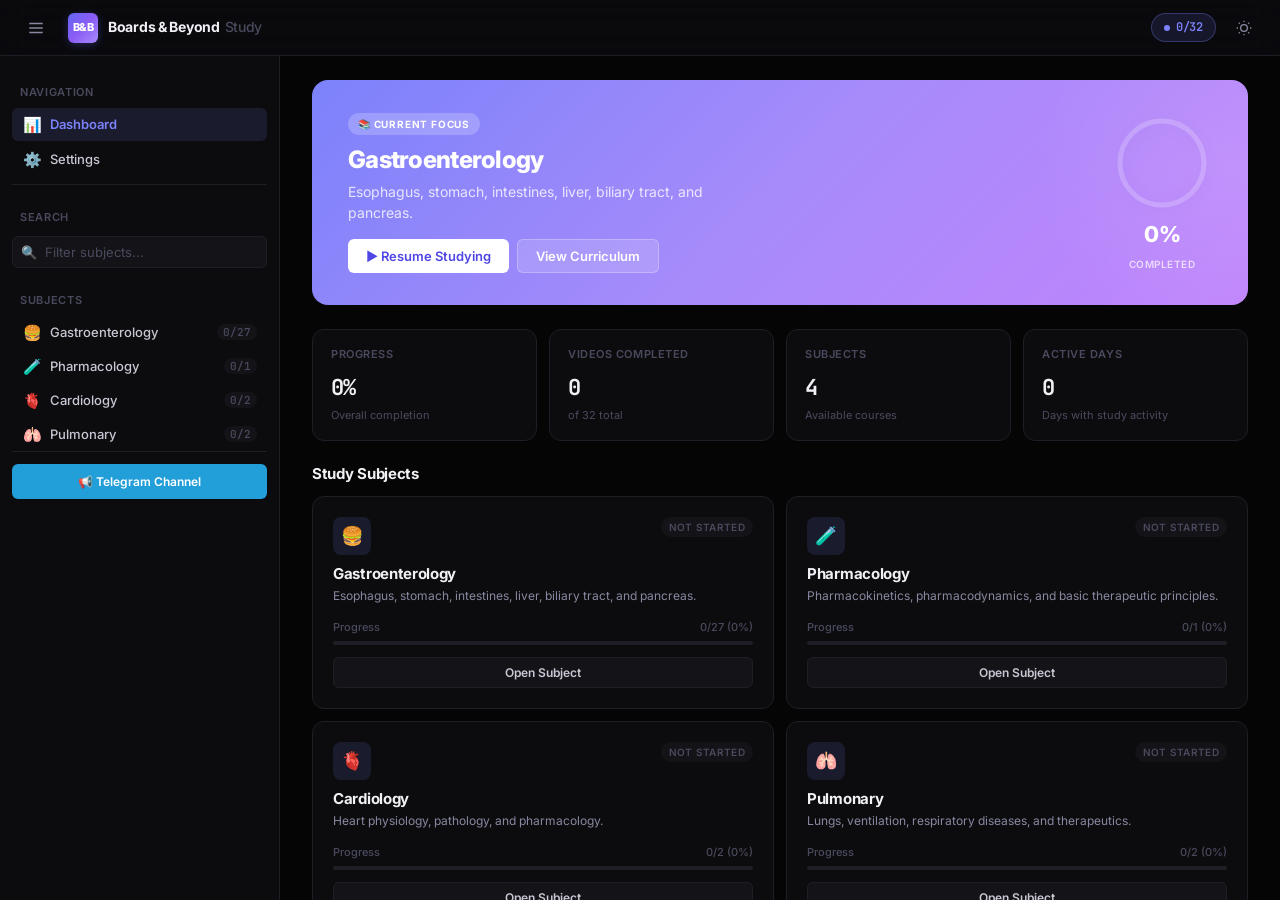
<file: index.html>
<!DOCTYPE html>
<html lang="en" data-theme="dark">
<head>
    <meta charset="UTF-8">
    <meta name="viewport" content="width=device-width, initial-scale=1.0">
    <meta name="description" content="Boards & Beyond Study Companion — A premium, professional study platform for medical students preparing for USMLE board exams.">
    <title>Boards & Beyond — Study Platform</title>
    <link rel="stylesheet" href="style.css">
</head>
<body>

    <div class="app-shell">
        <!-- ========== HEADER ========== -->
        <header class="app-header">
            <div class="header-left">
                <button class="sidebar-toggle" id="sidebarToggleBtn" title="Toggle Sidebar">
                    <svg width="18" height="18" viewBox="0 0 24 24" fill="none" stroke="currentColor" stroke-width="2">
                        <line x1="3" y1="6" x2="21" y2="6"></line>
                        <line x1="3" y1="12" x2="21" y2="12"></line>
                        <line x1="3" y1="18" x2="21" y2="18"></line>
                    </svg>
                </button>
                <div class="brand" id="goHomeBtn">
                    <div class="brand-mark">B&B</div>
                    <div class="brand-name">Boards & Beyond <span>Study</span></div>
                </div>
            </div>

            <div class="header-center" id="headerBreadcrumbs" style="display: none;">
                <span class="breadcrumb-item" id="bcSubject">-</span>
                <span class="breadcrumb-sep">/</span>
                <span class="breadcrumb-item" id="bcSection">-</span>
                <span class="breadcrumb-sep">/</span>
                <span class="breadcrumb-item active" id="bcVideo">-</span>
            </div>

            <div class="header-right">
                <div class="progress-pill" title="Total Videos Completed">
                    <span class="progress-pill-dot"></span>
                    <span id="globalHeaderStat">0/0</span>
                </div>
                <button class="icon-btn theme-toggle" id="themeToggle" title="Toggle Theme">
                    <svg class="moon-icon" viewBox="0 0 24 24" fill="none" stroke="currentColor" stroke-width="2">
                        <path d="M21 12.79A9 9 0 1 1 11.21 3 7 7 0 0 0 21 12.79z"></path>
                    </svg>
                    <svg class="sun-icon" viewBox="0 0 24 24" fill="none" stroke="currentColor" stroke-width="2">
                        <circle cx="12" cy="12" r="5"></circle>
                        <line x1="12" y1="1" x2="12" y2="3"></line>
                        <line x1="12" y1="21" x2="12" y2="23"></line>
                        <line x1="4.22" y1="4.22" x2="5.64" y2="5.64"></line>
                        <line x1="18.36" y1="18.36" x2="19.78" y2="19.78"></line>
                        <line x1="1" y1="12" x2="3" y2="12"></line>
                        <line x1="21" y1="12" x2="23" y2="12"></line>
                        <line x1="4.22" y1="19.78" x2="5.64" y2="18.36"></line>
                        <line x1="18.36" y1="5.64" x2="19.78" y2="4.22"></line>
                    </svg>
                </button>
            </div>
        </header>

        <!-- ========== BODY ========== -->
        <div class="app-body">
            <!-- SIDEBAR -->
            <aside class="app-sidebar" id="appSidebar">
                <div id="sidebarDynamicContent">
                    <!-- Populated by JS -->
                </div>
            </aside>

            <!-- MAIN CONTENT -->
            <main class="app-main">

                <!-- 1. DASHBOARD VIEW -->
                <div class="view" id="dashboardView">
                    <!-- Hero Card -->
                    <div class="hero-card" id="heroCard">
                        <div class="hero-text">
                            <span class="hero-badge">📚 Current Focus</span>
                            <h2 id="heroSubjectTitle">Gastroenterology</h2>
                            <p id="heroSubjectDesc">Master gastrointestinal anatomy, physiology, and clinical pathology with structured study tracking.</p>
                            <div class="hero-actions">
                                <button class="btn-hero primary" id="heroPlayBtn">▶ Resume Studying</button>
                                <button class="btn-hero secondary" id="heroInfoBtn">View Curriculum</button>
                            </div>
                        </div>
                        <div class="hero-progress">
                            <svg width="100" height="100">
                                <circle class="progress-ring-bg" cx="50" cy="50" r="42"></circle>
                                <circle class="progress-ring-fill" id="globalProgressRing" cx="50" cy="50" r="42"></circle>
                            </svg>
                            <span class="ring-label" id="globalProgressPercent">0%</span>
                            <span class="ring-sub">Completed</span>
                        </div>
                    </div>

                    <!-- Stats Row -->
                    <div class="stats-row" id="statsRow">
                        <div class="stat-card">
                            <div class="stat-label">Progress</div>
                            <div class="stat-value" id="statProgress">0%</div>
                            <div class="stat-sub">Overall completion</div>
                        </div>
                        <div class="stat-card">
                            <div class="stat-label">Videos Completed</div>
                            <div class="stat-value" id="statCompleted">0</div>
                            <div class="stat-sub" id="statCompletedSub">of 0 total</div>
                        </div>
                        <div class="stat-card">
                            <div class="stat-label">Subjects</div>
                            <div class="stat-value" id="statSubjects">0</div>
                            <div class="stat-sub">Available courses</div>
                        </div>
                        <div class="stat-card">
                            <div class="stat-label">Active Days</div>
                            <div class="stat-value" id="statActiveDays">0</div>
                            <div class="stat-sub">Days with study activity</div>
                        </div>
                    </div>

                    <!-- Resume Section -->
                    <div class="resume-section" id="resumeSection" style="display: none;">
                        <h3 class="section-heading">Continue Studying</h3>
                        <div id="resumeCard"></div>
                    </div>

                    <!-- Subject Grid -->
                    <h3 class="section-heading">Study Subjects</h3>
                    <div class="subject-grid" id="subjectsGrid">
                        <!-- Dynamic subject cards -->
                    </div>

                    <!-- Contribution Calendar -->
                    <div class="calendar-section">
                        <h3 class="section-heading">Study Activity</h3>
                        <div class="calendar-card">
                            <div class="calendar-header">
                                <span class="cal-title">Daily videos watched — Last 365 days</span>
                                <div class="calendar-legend">
                                    <span>Less</span>
                                    <div class="legend-box l0"></div>
                                    <div class="legend-box l1"></div>
                                    <div class="legend-box l2"></div>
                                    <div class="legend-box l3"></div>
                                    <span>More</span>
                                </div>
                            </div>
                            <div class="contrib-grid" id="studyContributionGrid"></div>
                        </div>
                    </div>
                </div>

                <!-- 2. STUDY VIEW -->
                <div class="view" id="subjectView" style="display: none;">
                    <div class="study-workspace">
                        <!-- Video Player Card -->
                        <div class="player-card">
                            <div class="player-top-bar">
                                <div class="ptb-left">
                                    <span class="ptb-section-label" id="videoSectionLabel">—</span>
                                    <h3 class="ptb-video-title" id="videoTitleLabel">Select a video to begin</h3>
                                </div>
                                <span class="ptb-duration" id="videoDurationLabel">00:00</span>
                            </div>

                            <div class="player-viewport">
                                <video id="localVideoNode" controls></video>
                                <div class="file-dropzone" id="fileDropzone">
                                    <div class="dropzone-content">
                                        <span class="dz-icon">🎬</span>
                                        <h4>Video File Not Found</h4>
                                        <p>Place this video in the <code>videos/</code> folder, or click to browse.</p>
                                        <input type="file" id="localFilePicker" accept="video/*" style="display: none;">
                                        <button class="btn-browse" id="browseFilesBtn">Browse Files</button>
                                    </div>
                                </div>
                            </div>

                            <div class="file-status" id="fileStatusBar" style="display: none;">
                                <span class="fs-name" id="linkedFileName">No file linked</span>
                                <button class="btn-change-file" id="changeLocalFileBtn">Change</button>
                            </div>

                            <div class="player-controls">
                                <button class="mark-complete-btn" id="videoCompletedToggle">
                                    <span class="mc-check"></span>
                                    Mark Completed
                                </button>
                                <div class="nav-btns">
                                    <button class="nav-btn" id="prevVideoBtn" disabled>
                                        <svg viewBox="0 0 24 24" fill="none" stroke="currentColor" stroke-width="2.5"><polyline points="15 18 9 12 15 6"></polyline></svg>
                                        Previous
                                    </button>
                                    <button class="nav-btn primary-nav" id="nextVideoBtn" disabled>
                                        Next
                                        <svg viewBox="0 0 24 24" fill="none" stroke="currentColor" stroke-width="2.5"><polyline points="9 18 15 12 9 6"></polyline></svg>
                                    </button>
                                </div>
                            </div>
                        </div>

                        <!-- Workspace Tabs -->
                        <div class="workspace-card">
                            <div class="tab-bar">
                                <button class="tab-btn active" data-tab="paneNotes">📝 Notes</button>
                                <button class="tab-btn" data-tab="paneHighYield">💡 High-Yield</button>
                                <button class="tab-btn" data-tab="paneResources">⚙️ Resources</button>
                            </div>

                            <!-- Tab 1: Notes -->
                            <div class="tab-pane active" id="paneNotes">
                                <div class="notes-wrap">
                                    <div class="notes-toolbar">
                                        <div class="md-buttons">
                                            <button class="md-btn" id="btnBold" title="Bold"><b>B</b></button>
                                            <button class="md-btn" id="btnItalic" title="Italic"><i>I</i></button>
                                            <button class="md-btn" id="btnHeading" title="Heading">H</button>
                                            <span class="md-sep"></span>
                                            <button class="md-btn" id="btnBulletList" title="List">• List</button>
                                            <button class="md-btn" id="btnCode" title="Code">Code</button>
                                            <button class="md-btn" id="btnHighYield" title="High-Yield">⭐ HY</button>
                                        </div>
                                        <span class="save-status" id="notesSaveStatus">Saved</span>
                                    </div>
                                    <textarea id="studyNotesTextarea" placeholder="Write study notes, key concepts, and high-yield facts for this video..."></textarea>
                                </div>
                            </div>

                            <!-- Tab 2: High-Yield -->
                            <div class="tab-pane" id="paneHighYield">
                                <div class="hy-content">
                                    <div class="hy-section">
                                        <h4>🎯 Key Concepts</h4>
                                        <div id="pearlDiagnosticKeys">
                                            <div class="pearl">
                                                <span class="pearl-tag tag-primary">Embryology</span>
                                                <p><strong>Hernias:</strong> Congenital umbilical hernias occur due to failure of bowel to return to abdominal cavity after physiological herniation.</p>
                                            </div>
                                            <div class="pearl">
                                                <span class="pearl-tag tag-danger">High Yield</span>
                                                <p><strong>Wilson's Disease:</strong> Autosomal recessive mutation in ATP7B copper transporter. Kayser-Fleischer rings, liver disease, low ceruloplasmin.</p>
                                            </div>
                                            <div class="pearl">
                                                <span class="pearl-tag tag-warning">Physiology</span>
                                                <p><strong>Bile & Bilirubin:</strong> Conjugated bilirubin is water soluble and excreted in bile. Unconjugated is lipid soluble, bound to albumin.</p>
                                            </div>
                                        </div>
                                    </div>
                                </div>
                            </div>

                            <!-- Tab 3: Resources -->
                            <div class="tab-pane" id="paneResources">
                                <div class="resources-grid">
                                    <div class="res-card">
                                        <h3>Data Management</h3>
                                        <p>Export or import your study progress, notes, and video configurations.</p>
                                        <div class="res-actions">
                                            <button class="btn btn-primary" id="exportDataBtn">📥 Export Backup</button>
                                            <button class="btn btn-secondary" id="importBtnTrigger">📤 Import Backup</button>
                                            <input type="file" id="importFileSelector" accept=".json" style="display: none;">
                                        </div>
                                    </div>
                                    <div class="res-card danger-zone">
                                        <h3>Danger Zone</h3>
                                        <p>Permanently delete all progress, notes, and configurations. This cannot be undone.</p>
                                        <div class="res-actions">
                                            <button class="btn btn-danger" id="resetAllProgressBtn">⚠️ Reset All Data</button>
                                        </div>
                                    </div>
                                </div>
                            </div>
                        </div>
                    </div>
                </div>

                <!-- 3. SETTINGS VIEW -->
                <div class="view" id="settingsView" style="display: none;">
                    <div class="settings-page">
                        <h2 class="view-title">⚙️ Settings</h2>
                        <div class="settings-card info-card">
                            <h3>Local Videos Setup</h3>
                            <p>Configure your video files for native local playback.</p>
                            <div class="info-steps">
                                <div class="info-step"><strong>Step 1:</strong> Locate your downloaded videos from the Telegram channel.</div>
                                <div class="info-step"><strong>Step 2:</strong> Copy the files to the <strong>raw_downloads</strong> folder inside the Exam-blanc directory.</div>
                                <div class="info-step"><strong>Step 3:</strong> Run <code>python sort_local_videos.py</code> to auto-organize files under <strong>videos/</strong>.</div>
                                <div class="info-step"><strong>Step 4:</strong> Reload this page. Videos will be auto-detected and play natively.</div>
                            </div>
                        </div>
                    </div>
                </div>

            </main>
        </div>
    </div>

    <script src="app.js"></script>
    <script src="ui.js"></script>
</body>
</html>
</file>
<file: style.css>
/* ============================================================
   Boards & Beyond Study Platform — Professional Design System
   Inspired by Linear, Notion, and Stripe Docs
   ============================================================ */

@import url('https://fonts.googleapis.com/css2?family=Inter:wght@300;400;500;600;700;800&family=JetBrains+Mono:wght@400;500;600&display=swap');

/* -----------------------------------------------
   1. CSS Custom Properties (Design Tokens)
   ----------------------------------------------- */
:root {
    --font-sans: 'Inter', -apple-system, BlinkMacSystemFont, 'Segoe UI', sans-serif;
    --font-mono: 'JetBrains Mono', 'Fira Code', monospace;

    --bg-base: #fafafa;
    --bg-surface: #ffffff;
    --bg-elevated: #f4f4f5;
    --bg-sunken: #e4e4e7;
    --border: #e4e4e7;
    --border-hover: #d4d4d8;
    --border-active: #a1a1aa;

    --text-primary: #09090b;
    --text-secondary: #3f3f46;
    --text-tertiary: #71717a;
    --text-muted: #a1a1aa;
    --text-on-accent: #ffffff;

    --accent: #6366f1;
    --accent-hover: #4f46e5;
    --accent-muted: rgba(99, 102, 241, 0.08);
    --accent-border: rgba(99, 102, 241, 0.2);
    --accent-glow: 0 0 0 3px rgba(99, 102, 241, 0.12);

    --success: #22c55e;
    --success-muted: rgba(34, 197, 94, 0.08);
    --success-border: rgba(34, 197, 94, 0.2);
    --warning: #f59e0b;
    --warning-muted: rgba(245, 158, 11, 0.08);
    --danger: #ef4444;
    --danger-muted: rgba(239, 68, 68, 0.08);
    --danger-border: rgba(239, 68, 68, 0.2);

    --header-h: 56px;
    --sidebar-w: 280px;
    --radius-xs: 4px;
    --radius-sm: 6px;
    --radius-md: 8px;
    --radius-lg: 12px;
    --radius-xl: 16px;

    --shadow-xs: 0 1px 2px rgba(0,0,0,0.04);
    --shadow-sm: 0 1px 3px rgba(0,0,0,0.06), 0 1px 2px rgba(0,0,0,0.04);
    --shadow-md: 0 4px 6px -1px rgba(0,0,0,0.06), 0 2px 4px -1px rgba(0,0,0,0.04);
    --shadow-lg: 0 10px 15px -3px rgba(0,0,0,0.06), 0 4px 6px -2px rgba(0,0,0,0.03);

    --cal-empty: #e4e4e7;
    --cal-l1: #c7d2fe;
    --cal-l2: #818cf8;
    --cal-l3: #6366f1;

    --ease: cubic-bezier(0.4, 0, 0.2, 1);
    --duration: 150ms;
}

[data-theme="dark"] {
    --bg-base: #050506;
    --bg-surface: #0c0c0f;
    --bg-elevated: #141418;
    --bg-sunken: #1c1c22;
    --border: #1e1e26;
    --border-hover: #2d2d3a;
    --border-active: #454560;

    --text-primary: #f0f0f5;
    --text-secondary: #c8c8d4;
    --text-tertiary: #8888a0;
    --text-muted: #4a4a5e;

    --accent: #7c82fb;
    --accent-hover: #a5aaff;
    --accent-muted: rgba(124, 130, 251, 0.12);
    --accent-border: rgba(124, 130, 251, 0.3);
    --accent-glow: 0 0 0 3px rgba(124, 130, 251, 0.18);

    --success: #34d399;
    --success-muted: rgba(52, 211, 153, 0.12);
    --success-border: rgba(52, 211, 153, 0.3);
    --warning: #fbbf24;
    --warning-muted: rgba(251, 191, 36, 0.12);
    --danger: #fb7185;
    --danger-muted: rgba(251, 113, 133, 0.12);
    --danger-border: rgba(251, 113, 133, 0.3);

    --shadow-xs: 0 1px 3px rgba(0,0,0,0.5);
    --shadow-sm: 0 2px 4px rgba(0,0,0,0.5), 0 1px 2px rgba(0,0,0,0.4);
    --shadow-md: 0 4px 12px -2px rgba(0,0,0,0.6), 0 2px 6px -2px rgba(0,0,0,0.4);
    --shadow-lg: 0 12px 24px -4px rgba(0,0,0,0.7), 0 4px 8px -2px rgba(0,0,0,0.4);

    --cal-empty: #141418;
    --cal-l1: #2e1065;
    --cal-l2: #4c1d95;
    --cal-l3: #7c82fb;
}

/* -----------------------------------------------
   2. Reset & Base Styles
   ----------------------------------------------- */
*, *::before, *::after {
    box-sizing: border-box;
    margin: 0;
    padding: 0;
}

html {
    -webkit-text-size-adjust: 100%;
    -webkit-font-smoothing: antialiased;
    -moz-osx-font-smoothing: grayscale;
    text-rendering: optimizeLegibility;
}

body {
    font-family: var(--font-sans);
    font-size: 14px;
    line-height: 1.6;
    color: var(--text-primary);
    background-color: var(--bg-base);
    transition: background-color 0.3s var(--ease), color 0.3s var(--ease);
    overflow-x: hidden;
}

h1, h2, h3, h4, h5, h6 {
    font-family: var(--font-sans);
    font-weight: 700;
    letter-spacing: -0.025em;
    line-height: 1.25;
    color: var(--text-primary);
}

a {
    color: var(--accent);
    text-decoration: none;
    transition: color var(--duration) var(--ease);
}
a:hover { color: var(--accent-hover); }

button, input, textarea, select {
    font-family: inherit;
    font-size: inherit;
    color: inherit;
    border: none;
    outline: none;
    background: none;
}

button { cursor: pointer; }

::-webkit-scrollbar { width: 5px; height: 5px; }
::-webkit-scrollbar-track { background: transparent; }
::-webkit-scrollbar-thumb {
    background: var(--border-hover);
    border-radius: 10px;
}
::-webkit-scrollbar-thumb:hover { background: var(--text-muted); }

:focus-visible {
    outline: 2px solid var(--accent);
    outline-offset: 2px;
    border-radius: var(--radius-sm);
}

/* -----------------------------------------------
   3. App Shell Layout
   ----------------------------------------------- */
.app-shell {
    display: flex;
    flex-direction: column;
    min-height: 100vh;
}

.app-header {
    height: var(--header-h);
    background-color: rgba(12, 12, 15, 0.8);
    backdrop-filter: blur(16px) saturate(180%);
    -webkit-backdrop-filter: blur(16px) saturate(180%);
    border-bottom: 1px solid var(--border);
    display: flex;
    align-items: center;
    justify-content: space-between;
    padding: 0 20px;
    position: sticky;
    top: 0;
    z-index: 100;
    transition: background-color 0.3s var(--ease), border-color 0.3s var(--ease);
}
[data-theme="light"] .app-header {
    background-color: rgba(255, 255, 255, 0.85);
}

.header-left {
    display: flex;
    align-items: center;
    gap: 16px;
}

.sidebar-toggle {
    width: 32px;
    height: 32px;
    display: flex;
    align-items: center;
    justify-content: center;
    border-radius: var(--radius-sm);
    color: var(--text-tertiary);
    transition: all var(--duration) var(--ease);
}
.sidebar-toggle:hover {
    background-color: var(--bg-elevated);
    color: var(--text-primary);
}

.brand {
    display: flex;
    align-items: center;
    gap: 10px;
    cursor: pointer;
}

.brand-mark {
    width: 30px;
    height: 30px;
    background: linear-gradient(135deg, #6366f1 0%, #8b5cf6 50%, #a78bfa 100%);
    border-radius: var(--radius-sm);
    display: flex;
    align-items: center;
    justify-content: center;
    color: white;
    font-weight: 800;
    font-size: 11px;
    letter-spacing: -0.05em;
    flex-shrink: 0;
    box-shadow: 0 2px 8px rgba(99, 102, 241, 0.3);
    transition: transform 0.2s var(--ease), box-shadow 0.2s var(--ease);
}
.brand:hover .brand-mark {
    transform: scale(1.08);
    box-shadow: 0 4px 14px rgba(99, 102, 241, 0.45);
}

.brand-name {
    font-size: 14px;
    font-weight: 700;
    letter-spacing: -0.02em;
    color: var(--text-primary);
}
.brand-name span {
    color: var(--text-muted);
    font-weight: 500;
    margin-left: 2px;
}

.header-center {
    display: flex;
    align-items: center;
    gap: 6px;
    font-size: 13px;
    color: var(--text-tertiary);
}
.breadcrumb-sep { color: var(--text-muted); font-size: 11px; }
.breadcrumb-item { color: var(--text-tertiary); }
.breadcrumb-item.active { color: var(--text-primary); font-weight: 600; }

.header-right {
    display: flex;
    align-items: center;
    gap: 12px;
}

.progress-pill {
    display: flex;
    align-items: center;
    gap: 6px;
    padding: 4px 12px;
    background-color: var(--accent-muted);
    border: 1px solid var(--accent-border);
    border-radius: 100px;
    font-size: 12px;
    font-weight: 600;
    color: var(--accent);
    font-family: var(--font-mono);
    letter-spacing: -0.02em;
}
.progress-pill-dot {
    width: 6px;
    height: 6px;
    border-radius: 50%;
    background-color: var(--accent);
}

.icon-btn {
    width: 32px;
    height: 32px;
    display: flex;
    align-items: center;
    justify-content: center;
    border-radius: var(--radius-sm);
    color: var(--text-tertiary);
    transition: all var(--duration) var(--ease);
}
.icon-btn:hover {
    background-color: var(--bg-elevated);
    color: var(--text-primary);
}
.icon-btn svg { width: 16px; height: 16px; }

.theme-toggle .moon-icon { display: block; }
.theme-toggle .sun-icon { display: none; }
[data-theme="dark"] .theme-toggle .moon-icon { display: none; }
[data-theme="dark"] .theme-toggle .sun-icon { display: block; }

/* --- Main Layout --- */
.app-body { display: flex; flex: 1; }

/* --- Sidebar --- */
.app-sidebar {
    width: var(--sidebar-w);
    background-color: var(--bg-surface);
    border-right: 1px solid var(--border);
    height: calc(100vh - var(--header-h));
    position: sticky;
    top: var(--header-h);
    display: flex;
    flex-direction: column;
    overflow-y: auto;
    overflow-x: hidden;
    transition: width 0.25s var(--ease), opacity 0.25s var(--ease),
                padding 0.25s var(--ease), border-color 0.25s var(--ease);
    padding: 12px;
}

.app-sidebar.collapsed {
    width: 0;
    padding: 12px 0;
    border-right-color: transparent;
    opacity: 0;
    overflow: hidden;
    pointer-events: none;
}

.sidebar-section-label {
    font-size: 11px;
    font-weight: 600;
    text-transform: uppercase;
    letter-spacing: 0.06em;
    color: var(--text-muted);
    padding: 16px 8px 6px;
}

.sidebar-nav {
    display: flex;
    flex-direction: column;
    gap: 2px;
}

.nav-link {
    display: flex;
    align-items: center;
    gap: 8px;
    padding: 7px 10px;
    border-radius: var(--radius-sm);
    font-size: 13px;
    font-weight: 500;
    color: var(--text-secondary);
    transition: all var(--duration) var(--ease);
    width: 100%;
    text-align: left;
}
.nav-link:hover {
    background-color: var(--bg-elevated);
    color: var(--text-primary);
}
.nav-link.active {
    background-color: var(--accent-muted);
    color: var(--accent);
    font-weight: 600;
}
.nav-link .nav-icon {
    font-size: 15px;
    width: 20px;
    text-align: center;
    flex-shrink: 0;
}

.sidebar-divider {
    height: 1px;
    background-color: var(--border);
    margin: 8px 0;
}

.sidebar-search {
    position: relative;
    margin: 4px 0 8px;
}
.sidebar-search input {
    width: 100%;
    padding: 7px 10px 7px 32px;
    background-color: var(--bg-elevated);
    border: 1px solid var(--border);
    border-radius: var(--radius-sm);
    font-size: 13px;
    color: var(--text-primary);
    transition: all var(--duration) var(--ease);
}
.sidebar-search input::placeholder { color: var(--text-muted); }
.sidebar-search input:focus {
    border-color: var(--accent);
    box-shadow: var(--accent-glow);
    background-color: var(--bg-surface);
}
.sidebar-search .search-icon {
    position: absolute;
    left: 9px;
    top: 50%;
    transform: translateY(-50%);
    color: var(--text-muted);
    font-size: 13px;
    pointer-events: none;
}

.sidebar-subject-list {
    display: flex;
    flex-direction: column;
    gap: 1px;
}

.sidebar-subject-btn {
    display: flex;
    align-items: center;
    justify-content: space-between;
    gap: 8px;
    padding: 7px 10px;
    border-radius: var(--radius-sm);
    width: 100%;
    text-align: left;
    font-size: 13px;
    font-weight: 500;
    color: var(--text-secondary);
    transition: all var(--duration) var(--ease);
}
.sidebar-subject-btn:hover {
    background-color: var(--bg-elevated);
    color: var(--text-primary);
}
.sidebar-subject-btn.active {
    background-color: var(--accent-muted);
    color: var(--accent);
    font-weight: 600;
}

.sidebar-subject-btn .subj-left {
    display: flex;
    align-items: center;
    gap: 8px;
    overflow: hidden;
}
.sidebar-subject-btn .subj-icon {
    font-size: 15px;
    width: 20px;
    text-align: center;
    flex-shrink: 0;
}
.sidebar-subject-btn .subj-name {
    white-space: nowrap;
    overflow: hidden;
    text-overflow: ellipsis;
}

.subj-count {
    font-family: var(--font-mono);
    font-size: 11px;
    font-weight: 500;
    color: var(--text-muted);
    background-color: var(--bg-elevated);
    padding: 1px 6px;
    border-radius: 100px;
    flex-shrink: 0;
}
.sidebar-subject-btn.active .subj-count {
    background-color: var(--accent-border);
    color: var(--accent);
}

.sidebar-footer {
    margin-top: auto;
    padding-top: 12px;
    border-top: 1px solid var(--border);
}

.tg-link {
    display: flex;
    align-items: center;
    justify-content: center;
    gap: 6px;
    padding: 8px;
    background-color: #229ED9;
    color: white;
    font-size: 12px;
    font-weight: 600;
    border-radius: var(--radius-sm);
    transition: all var(--duration) var(--ease);
}
.tg-link:hover {
    background-color: #1a8abf;
    color: white;
    transform: translateY(-1px);
}

/* --- Sidebar Curriculum --- */
.sidebar-curriculum {
    display: flex;
    flex-direction: column;
    gap: 8px;
    height: 100%;
}

.sidebar-back-btn {
    display: flex;
    align-items: center;
    gap: 6px;
    padding: 6px 10px;
    border-radius: var(--radius-sm);
    font-size: 12px;
    font-weight: 600;
    color: var(--text-tertiary);
    transition: all var(--duration) var(--ease);
    width: 100%;
    border: 1px solid var(--border);
}
.sidebar-back-btn:hover {
    background-color: var(--bg-elevated);
    color: var(--text-primary);
    border-color: var(--border-hover);
}
.sidebar-back-btn svg { width: 12px; height: 12px; flex-shrink: 0; }

.sidebar-subj-header {
    display: flex;
    align-items: center;
    gap: 10px;
    padding: 8px 4px;
    border-bottom: 1px solid var(--border);
}

.sidebar-subj-icon-box {
    width: 36px;
    height: 36px;
    background-color: var(--accent-muted);
    border: 1px solid var(--accent-border);
    border-radius: var(--radius-md);
    display: flex;
    align-items: center;
    justify-content: center;
    font-size: 18px;
    flex-shrink: 0;
}

.sidebar-subj-meta {
    display: flex;
    flex-direction: column;
    overflow: hidden;
}
.sidebar-subj-meta h3 {
    font-size: 14px;
    font-weight: 700;
    white-space: nowrap;
    overflow: hidden;
    text-overflow: ellipsis;
}
.sidebar-subj-meta span {
    font-size: 11px;
    color: var(--text-muted);
}

.sidebar-progress-row {
    display: flex;
    align-items: center;
    gap: 8px;
    padding: 6px 8px;
    background-color: var(--bg-elevated);
    border-radius: var(--radius-sm);
    border: 1px solid var(--border);
}
.sidebar-progress-row .prog-bar-track {
    flex: 1;
    height: 4px;
    background-color: var(--border);
    border-radius: 2px;
    overflow: hidden;
}
.sidebar-progress-row .prog-bar-fill {
    height: 100%;
    background-color: var(--accent);
    border-radius: 2px;
    transition: width 0.4s var(--ease);
}
.sidebar-progress-row .prog-percent {
    font-family: var(--font-mono);
    font-size: 11px;
    font-weight: 600;
    color: var(--text-tertiary);
    flex-shrink: 0;
    min-width: 28px;
    text-align: right;
}

/* Accordion */
.accordion {
    display: flex;
    flex-direction: column;
    gap: 4px;
    flex: 1;
    overflow-y: auto;
    padding-right: 2px;
}

.accordion-section {
    border: 1px solid var(--border);
    border-radius: var(--radius-md);
    overflow: hidden;
    background-color: var(--bg-surface);
    transition: border-color var(--duration) var(--ease);
}
.accordion-section.open { border-color: var(--border-hover); }

.accordion-trigger {
    width: 100%;
    display: flex;
    align-items: center;
    justify-content: space-between;
    padding: 9px 12px;
    font-size: 12px;
    font-weight: 600;
    color: var(--text-secondary);
    cursor: pointer;
    text-align: left;
    transition: background-color var(--duration) var(--ease);
}
.accordion-trigger:hover { background-color: var(--bg-elevated); }
.accordion-trigger .chevron {
    font-size: 10px;
    color: var(--text-muted);
    transition: transform 0.2s var(--ease);
}
.accordion-section.open .accordion-trigger .chevron { transform: rotate(180deg); }
.accordion-section.open .accordion-trigger { border-bottom: 1px solid var(--border); }

.accordion-body {
    display: none;
    flex-direction: column;
    padding: 4px;
    background-color: var(--bg-elevated);
}
.accordion-section.open .accordion-body { display: flex; }

.vid-item {
    display: flex;
    align-items: center;
    gap: 8px;
    padding: 6px 8px;
    border-radius: var(--radius-xs);
    cursor: pointer;
    transition: all var(--duration) var(--ease);
    width: 100%;
    text-align: left;
}
.vid-item:hover { background-color: var(--bg-sunken); }
.vid-item.active { background-color: var(--accent-muted); }

.vid-check {
    width: 14px;
    height: 14px;
    border: 1.5px solid var(--text-muted);
    border-radius: 3px;
    display: flex;
    align-items: center;
    justify-content: center;
    flex-shrink: 0;
    background-color: var(--bg-surface);
    transition: all var(--duration) var(--ease);
    font-size: 0;
}
.vid-item.done .vid-check {
    background-color: var(--success);
    border-color: var(--success);
    font-size: 9px;
    color: white;
}

.vid-info {
    display: flex;
    flex-direction: column;
    overflow: hidden;
    flex: 1;
}
.vid-title {
    font-size: 12px;
    font-weight: 500;
    color: var(--text-secondary);
    white-space: nowrap;
    overflow: hidden;
    text-overflow: ellipsis;
    line-height: 1.3;
}
.vid-item.active .vid-title { color: var(--accent); font-weight: 600; }
.vid-duration {
    font-family: var(--font-mono);
    font-size: 10px;
    color: var(--text-muted);
}

/* -----------------------------------------------
   4. Main Content
   ----------------------------------------------- */
.app-main {
    flex: 1;
    height: calc(100vh - var(--header-h));
    overflow-y: auto;
    padding: 24px 32px;
}

.view {
    max-width: 960px;
    margin: 0 auto;
    animation: fadeUp 0.3s var(--ease);
}

@keyframes fadeUp {
    from { opacity: 0; transform: translateY(8px); }
    to { opacity: 1; transform: translateY(0); }
}

/* -----------------------------------------------
   5. Dashboard
   ----------------------------------------------- */
.hero-card {
    background: linear-gradient(135deg, var(--accent) 0%, #a78bfa 50%, #c084fc 100%);
    border-radius: var(--radius-xl);
    padding: 32px 36px;
    display: flex;
    align-items: center;
    justify-content: space-between;
    gap: 24px;
    margin-bottom: 24px;
    position: relative;
    overflow: hidden;
}
.hero-card::before {
    content: '';
    position: absolute;
    top: -50%;
    right: -20%;
    width: 400px;
    height: 400px;
    background: radial-gradient(circle, rgba(255,255,255,0.1) 0%, transparent 70%);
    pointer-events: none;
}

.hero-text { z-index: 1; }
.hero-text .hero-badge {
    display: inline-block;
    font-size: 10px;
    font-weight: 700;
    text-transform: uppercase;
    letter-spacing: 0.08em;
    background-color: rgba(255,255,255,0.2);
    color: white;
    padding: 3px 10px;
    border-radius: 100px;
    margin-bottom: 10px;
}
.hero-text h2 {
    font-size: 24px;
    font-weight: 800;
    color: white;
    letter-spacing: -0.03em;
    margin-bottom: 6px;
}
.hero-text p {
    font-size: 14px;
    color: rgba(255,255,255,0.8);
    max-width: 420px;
    margin-bottom: 16px;
    line-height: 1.5;
}
.hero-actions { display: flex; gap: 8px; }
.btn-hero {
    padding: 8px 18px;
    border-radius: var(--radius-sm);
    font-size: 13px;
    font-weight: 600;
    transition: all var(--duration) var(--ease);
}
.btn-hero.primary {
    background-color: white;
    color: #4f46e5;
}
.btn-hero.primary:hover {
    background-color: rgba(255,255,255,0.9);
    transform: translateY(-1px);
}
.btn-hero.secondary {
    background-color: rgba(255,255,255,0.15);
    color: white;
    border: 1px solid rgba(255,255,255,0.25);
}
.btn-hero.secondary:hover { background-color: rgba(255,255,255,0.25); }

.hero-progress {
    z-index: 1;
    display: flex;
    flex-direction: column;
    align-items: center;
    gap: 4px;
}
.hero-progress svg { filter: drop-shadow(0 2px 8px rgba(0,0,0,0.15)); }
.progress-ring-bg { fill: none; stroke: rgba(255,255,255,0.2); stroke-width: 5; }
.progress-ring-fill {
    fill: none;
    stroke: white;
    stroke-width: 5;
    stroke-linecap: round;
    transition: stroke-dashoffset 0.6s var(--ease);
    transform: rotate(-90deg);
    transform-origin: center;
}
.hero-progress .ring-label { font-size: 22px; font-weight: 800; color: white; }
.hero-progress .ring-sub {
    font-size: 10px;
    font-weight: 600;
    color: rgba(255,255,255,0.7);
    text-transform: uppercase;
    letter-spacing: 0.05em;
}

.stats-row {
    display: grid;
    grid-template-columns: repeat(4, 1fr);
    gap: 12px;
    margin-bottom: 24px;
}
.stat-card {
    background-color: var(--bg-surface);
    border: 1px solid var(--border);
    border-radius: var(--radius-lg);
    padding: 16px 18px;
    transition: all var(--duration) var(--ease);
    position: relative;
    overflow: hidden;
}
.stat-card::before {
    content: '';
    position: absolute;
    top: 0;
    left: 0;
    right: 0;
    height: 2px;
    background: linear-gradient(90deg, var(--accent), #a78bfa, #c084fc);
    opacity: 0;
    transition: opacity var(--duration) var(--ease);
}
.stat-card:hover {
    border-color: var(--border-hover);
    box-shadow: var(--shadow-md);
    transform: translateY(-1px);
}
.stat-card:hover::before { opacity: 1; }
.stat-card .stat-label {
    font-size: 11px;
    font-weight: 600;
    text-transform: uppercase;
    letter-spacing: 0.05em;
    color: var(--text-muted);
    margin-bottom: 6px;
}
.stat-card .stat-value {
    font-family: var(--font-mono);
    font-size: 22px;
    font-weight: 700;
    color: var(--text-primary);
    letter-spacing: -0.03em;
}
.stat-card .stat-sub { font-size: 11px; color: var(--text-muted); margin-top: 2px; }

.section-heading {
    font-size: 15px;
    font-weight: 700;
    color: var(--text-primary);
    margin-bottom: 12px;
    letter-spacing: -0.02em;
}

.resume-section { margin-bottom: 24px; }
.resume-card {
    display: flex;
    align-items: center;
    justify-content: space-between;
    background-color: var(--bg-surface);
    border: 1px solid var(--border);
    border-radius: var(--radius-lg);
    padding: 14px 18px;
    cursor: pointer;
    transition: all var(--duration) var(--ease);
}
.resume-card:hover { border-color: var(--accent-border); box-shadow: var(--shadow-sm); }
.resume-left { display: flex; align-items: center; gap: 12px; overflow: hidden; }
.resume-icon-box {
    width: 36px;
    height: 36px;
    background-color: var(--accent-muted);
    border-radius: var(--radius-sm);
    display: flex;
    align-items: center;
    justify-content: center;
    font-size: 16px;
    flex-shrink: 0;
}
.resume-meta h4 {
    font-size: 13px;
    font-weight: 600;
    color: var(--text-primary);
    white-space: nowrap;
    overflow: hidden;
    text-overflow: ellipsis;
    max-width: 320px;
}
.resume-meta p { font-size: 11px; color: var(--text-muted); }
.resume-play-btn {
    padding: 6px 14px;
    background-color: var(--accent);
    color: white;
    font-size: 12px;
    font-weight: 600;
    border-radius: var(--radius-sm);
    transition: all var(--duration) var(--ease);
    flex-shrink: 0;
}
.resume-play-btn:hover { background-color: var(--accent-hover); transform: translateY(-1px); }

.subject-grid {
    display: grid;
    grid-template-columns: repeat(2, 1fr);
    gap: 12px;
    margin-bottom: 24px;
}

.subj-card {
    background-color: var(--bg-surface);
    border: 1px solid var(--border);
    border-radius: var(--radius-lg);
    padding: 20px;
    display: flex;
    flex-direction: column;
    justify-content: space-between;
    min-height: 180px;
    cursor: pointer;
    transition: all var(--duration) var(--ease);
}
.subj-card:hover {
    border-color: var(--accent-border);
    box-shadow: var(--shadow-lg), 0 0 0 1px var(--accent-border);
    transform: translateY(-3px);
}
.subj-card.completed { border-color: var(--success-border); }

.subj-card-top {
    display: flex;
    align-items: flex-start;
    justify-content: space-between;
    margin-bottom: 10px;
}
.subj-card-icon {
    width: 38px;
    height: 38px;
    background-color: var(--accent-muted);
    border-radius: var(--radius-md);
    display: flex;
    align-items: center;
    justify-content: center;
    font-size: 18px;
}
.subj-card .status-badge {
    font-size: 10px;
    font-weight: 600;
    padding: 2px 8px;
    border-radius: 100px;
    text-transform: uppercase;
    letter-spacing: 0.03em;
}
.status-badge.not-started { background-color: var(--bg-elevated); color: var(--text-muted); }
.status-badge.in-progress { background-color: var(--accent-muted); color: var(--accent); }
.status-badge.all-done { background-color: var(--success-muted); color: var(--success); }

.subj-card h4 { font-size: 15px; font-weight: 700; margin-bottom: 4px; letter-spacing: -0.02em; }
.subj-card .subj-desc {
    font-size: 12px;
    color: var(--text-tertiary);
    line-height: 1.4;
    margin-bottom: 14px;
    flex-grow: 1;
}

.subj-progress {
    display: flex;
    justify-content: space-between;
    font-size: 11px;
    font-weight: 500;
    color: var(--text-muted);
    margin-bottom: 5px;
}
.prog-track {
    height: 4px;
    background-color: var(--border);
    border-radius: 2px;
    overflow: hidden;
    margin-bottom: 12px;
}
.prog-fill {
    height: 100%;
    background-color: var(--accent);
    border-radius: 2px;
    transition: width 0.4s var(--ease);
}
.subj-card.completed .prog-fill { background-color: var(--success); }

.btn-open-subject {
    width: 100%;
    padding: 7px 0;
    background-color: var(--bg-elevated);
    border: 1px solid var(--border);
    border-radius: var(--radius-sm);
    font-size: 12px;
    font-weight: 600;
    color: var(--text-secondary);
    transition: all var(--duration) var(--ease);
}
.btn-open-subject:hover {
    background-color: var(--accent-muted);
    border-color: var(--accent-border);
    color: var(--accent);
}

/* Contribution Calendar */
.calendar-section { margin-bottom: 24px; }
.calendar-card {
    background-color: var(--bg-surface);
    border: 1px solid var(--border);
    border-radius: var(--radius-lg);
    padding: 18px 20px;
}
.calendar-header {
    display: flex;
    justify-content: space-between;
    align-items: center;
    margin-bottom: 12px;
    flex-wrap: wrap;
    gap: 8px;
}
.calendar-header .cal-title { font-size: 12px; font-weight: 600; color: var(--text-tertiary); }
.calendar-legend { display: flex; align-items: center; gap: 3px; font-size: 10px; color: var(--text-muted); }
.legend-box { width: 10px; height: 10px; border-radius: 2px; }
.legend-box.l0 { background-color: var(--cal-empty); }
.legend-box.l1 { background-color: var(--cal-l1); }
.legend-box.l2 { background-color: var(--cal-l2); }
.legend-box.l3 { background-color: var(--cal-l3); }

.contrib-grid {
    display: grid;
    grid-auto-flow: column;
    grid-template-rows: repeat(7, 10px);
    grid-template-columns: repeat(53, 10px);
    gap: 2px;
    overflow-x: auto;
    padding-bottom: 4px;
}
.contrib-box {
    width: 10px;
    height: 10px;
    border-radius: 2px;
    background-color: var(--cal-empty);
    transition: background-color 0.2s var(--ease);
}

/* -----------------------------------------------
   6. Study View
   ----------------------------------------------- */
.study-workspace {
    display: flex;
    flex-direction: column;
    gap: 16px;
    max-width: 100%;
}

.player-card {
    background-color: var(--bg-surface);
    border: 1px solid var(--border);
    border-radius: var(--radius-lg);
    overflow: hidden;
}

.player-top-bar {
    display: flex;
    align-items: center;
    justify-content: space-between;
    padding: 12px 18px;
    border-bottom: 1px solid var(--border);
}
.player-top-bar .ptb-left { display: flex; flex-direction: column; }
.ptb-section-label {
    font-size: 10px;
    font-weight: 600;
    text-transform: uppercase;
    letter-spacing: 0.05em;
    color: var(--accent);
    margin-bottom: 1px;
}
.ptb-video-title {
    font-size: 16px;
    font-weight: 700;
    color: var(--text-primary);
    letter-spacing: -0.02em;
}
.ptb-duration {
    font-family: var(--font-mono);
    font-size: 12px;
    font-weight: 500;
    color: var(--text-muted);
    background-color: var(--bg-elevated);
    padding: 3px 10px;
    border-radius: 100px;
    border: 1px solid var(--border);
}

.player-viewport {
    position: relative;
    width: 100%;
    padding-top: 56.25%;
    background-color: #000;
}
.player-viewport video {
    position: absolute;
    top: 0; left: 0;
    width: 100%; height: 100%;
    outline: none;
}

.file-dropzone {
    position: absolute;
    inset: 0;
    background: linear-gradient(135deg, #111827 0%, #0f172a 100%);
    display: flex;
    align-items: center;
    justify-content: center;
    color: white;
    text-align: center;
    padding: 24px;
    border: 1px dashed rgba(99, 102, 241, 0.3);
    cursor: pointer;
    transition: all 0.3s var(--ease);
}
.file-dropzone:hover {
    border-color: var(--accent);
    background: linear-gradient(135deg, #1e1b4b 0%, #0f172a 100%);
}
.dropzone-content {
    display: flex;
    flex-direction: column;
    align-items: center;
    gap: 8px;
    max-width: 360px;
}
.dropzone-content .dz-icon { font-size: 40px; margin-bottom: 4px; }
.dropzone-content h4 { font-size: 15px; font-weight: 700; }
.dropzone-content p { font-size: 12px; opacity: 0.6; line-height: 1.4; }
.btn-browse {
    margin-top: 8px;
    padding: 7px 16px;
    background: linear-gradient(135deg, var(--accent) 0%, #a78bfa 100%);
    color: white;
    font-size: 12px;
    font-weight: 600;
    border-radius: var(--radius-sm);
    transition: all var(--duration) var(--ease);
}
.btn-browse:hover {
    transform: translateY(-1px);
    box-shadow: 0 4px 12px rgba(99, 102, 241, 0.3);
}

.file-status {
    display: flex;
    align-items: center;
    justify-content: space-between;
    padding: 8px 18px;
    background-color: var(--bg-elevated);
    border-top: 1px solid var(--border);
}
.file-status .fs-name {
    font-size: 12px;
    font-weight: 600;
    color: var(--accent);
    white-space: nowrap;
    overflow: hidden;
    text-overflow: ellipsis;
    max-width: 70%;
}
.btn-change-file {
    font-size: 11px;
    font-weight: 600;
    color: var(--text-tertiary);
    padding: 3px 8px;
    border: 1px solid var(--border);
    border-radius: var(--radius-xs);
    transition: all var(--duration) var(--ease);
}
.btn-change-file:hover {
    background-color: var(--bg-sunken);
    border-color: var(--border-hover);
}

.player-controls {
    display: flex;
    align-items: center;
    justify-content: space-between;
    padding: 10px 18px;
    border-top: 1px solid var(--border);
}

.mark-complete-btn {
    display: flex;
    align-items: center;
    gap: 8px;
    padding: 7px 14px;
    background-color: var(--bg-elevated);
    border: 1px solid var(--border);
    border-radius: var(--radius-sm);
    font-size: 12px;
    font-weight: 600;
    color: var(--text-secondary);
    transition: all var(--duration) var(--ease);
}
.mark-complete-btn:hover {
    background-color: var(--bg-sunken);
    border-color: var(--border-hover);
}
.mark-complete-btn .mc-check {
    width: 15px;
    height: 15px;
    border: 2px solid var(--text-muted);
    border-radius: 4px;
    display: flex;
    align-items: center;
    justify-content: center;
    background-color: var(--bg-surface);
    transition: all var(--duration) var(--ease);
}
.mark-complete-btn.completed {
    background-color: var(--success-muted);
    border-color: var(--success-border);
    color: var(--success);
}
.mark-complete-btn.completed .mc-check {
    background-color: var(--success);
    border-color: var(--success);
}
.mark-complete-btn.completed .mc-check::after {
    content: '✓';
    color: white;
    font-size: 9px;
    font-weight: bold;
}

.nav-btns { display: flex; gap: 6px; }
.nav-btn {
    display: flex;
    align-items: center;
    gap: 5px;
    padding: 7px 14px;
    border: 1px solid var(--border);
    border-radius: var(--radius-sm);
    font-size: 12px;
    font-weight: 600;
    color: var(--text-secondary);
    background-color: var(--bg-surface);
    transition: all var(--duration) var(--ease);
}
.nav-btn:hover:not(:disabled) {
    background-color: var(--bg-elevated);
    border-color: var(--border-hover);
}
.nav-btn:disabled { opacity: 0.4; cursor: not-allowed; }
.nav-btn svg { width: 12px; height: 12px; }
.nav-btn.primary-nav {
    background-color: var(--accent);
    border-color: var(--accent);
    color: white;
}
.nav-btn.primary-nav:hover:not(:disabled) { background-color: var(--accent-hover); }

/* -----------------------------------------------
   7. Workspace Tabs
   ----------------------------------------------- */
.workspace-card {
    background-color: var(--bg-surface);
    border: 1px solid var(--border);
    border-radius: var(--radius-lg);
    overflow: hidden;
}

.tab-bar {
    display: flex;
    border-bottom: 1px solid var(--border);
    padding: 0 14px;
    background-color: var(--bg-surface);
}

.tab-btn {
    padding: 10px 14px;
    font-size: 12px;
    font-weight: 600;
    color: var(--text-tertiary);
    position: relative;
    transition: color var(--duration) var(--ease);
}
.tab-btn:hover { color: var(--text-primary); }
.tab-btn.active { color: var(--accent); }
.tab-btn.active::after {
    content: '';
    position: absolute;
    bottom: -1px;
    left: 14px;
    right: 14px;
    height: 2px;
    background-color: var(--accent);
    border-radius: 1px 1px 0 0;
}

.tab-pane { display: none; padding: 18px 20px; }
.tab-pane.active { display: block; }

.notes-wrap {
    border: 1px solid var(--border);
    border-radius: var(--radius-md);
    overflow: hidden;
}
.notes-toolbar {
    display: flex;
    align-items: center;
    justify-content: space-between;
    padding: 6px 12px;
    background-color: var(--bg-elevated);
    border-bottom: 1px solid var(--border);
}
.md-buttons { display: flex; align-items: center; gap: 4px; }
.md-btn {
    padding: 4px 8px;
    border-radius: var(--radius-xs);
    font-size: 11px;
    font-weight: 600;
    color: var(--text-tertiary);
    transition: all var(--duration) var(--ease);
}
.md-btn:hover { background-color: var(--bg-sunken); color: var(--text-primary); }
.md-sep { width: 1px; height: 14px; background-color: var(--border); margin: 0 2px; }

.save-status {
    font-size: 10px;
    font-weight: 600;
    padding: 2px 8px;
    border-radius: 100px;
    opacity: 0;
    transition: all 0.3s var(--ease);
}
.save-status.saving { opacity: 1; background-color: var(--warning-muted); color: var(--warning); }
.save-status.saved { opacity: 1; background-color: var(--success-muted); color: var(--success); }

.notes-wrap textarea {
    width: 100%;
    min-height: 160px;
    padding: 14px 16px;
    background-color: var(--bg-surface);
    border: none;
    color: var(--text-primary);
    font-size: 13px;
    line-height: 1.7;
    resize: vertical;
    outline: none;
}
.notes-wrap textarea::placeholder { color: var(--text-muted); }

.hy-content { display: flex; flex-direction: column; gap: 16px; }
.hy-section h4 {
    font-size: 13px;
    font-weight: 700;
    text-transform: uppercase;
    letter-spacing: 0.04em;
    color: var(--text-tertiary);
    margin-bottom: 10px;
}
.pearl {
    display: flex;
    align-items: flex-start;
    gap: 10px;
    padding: 12px 14px;
    background-color: var(--bg-elevated);
    border: 1px solid var(--border);
    border-radius: var(--radius-md);
}
.pearl-tag {
    font-size: 9px;
    font-weight: 700;
    text-transform: uppercase;
    padding: 2px 7px;
    border-radius: 100px;
    flex-shrink: 0;
    margin-top: 2px;
}
.pearl-tag.tag-primary { background-color: var(--accent-muted); color: var(--accent); }
.pearl-tag.tag-danger { background-color: var(--danger-muted); color: var(--danger); }
.pearl-tag.tag-warning { background-color: var(--warning-muted); color: var(--warning); }
.pearl p { font-size: 12px; color: var(--text-secondary); line-height: 1.5; }

.resources-grid { display: grid; grid-template-columns: 1fr 1fr; gap: 14px; }
.res-card {
    background-color: var(--bg-elevated);
    border: 1px solid var(--border);
    border-radius: var(--radius-md);
    padding: 16px 18px;
}
.res-card h3 { font-size: 14px; font-weight: 700; margin-bottom: 6px; }
.res-card p { font-size: 12px; color: var(--text-tertiary); margin-bottom: 14px; line-height: 1.5; }
.res-actions { display: flex; flex-wrap: wrap; gap: 8px; }
.res-card.danger-zone { border-color: var(--danger-border); }
.res-card.danger-zone h3 { color: var(--danger); }

.btn {
    display: inline-flex;
    align-items: center;
    justify-content: center;
    gap: 6px;
    padding: 7px 14px;
    font-size: 12px;
    font-weight: 600;
    border-radius: var(--radius-sm);
    transition: all var(--duration) var(--ease);
}
.btn-primary { background-color: var(--accent); color: white; }
.btn-primary:hover { background-color: var(--accent-hover); transform: translateY(-1px); }
.btn-secondary { background-color: var(--bg-surface); color: var(--text-secondary); border: 1px solid var(--border); }
.btn-secondary:hover { background-color: var(--bg-elevated); border-color: var(--border-hover); }
.btn-danger { background-color: var(--danger); color: white; }
.btn-danger:hover { opacity: 0.9; transform: translateY(-1px); }

/* -----------------------------------------------
   8. Settings
   ----------------------------------------------- */
.settings-page { display: flex; flex-direction: column; gap: 16px; }
.settings-page .view-title { font-size: 18px; font-weight: 700; margin-bottom: 4px; }
.settings-card {
    background-color: var(--bg-surface);
    border: 1px solid var(--border);
    border-radius: var(--radius-lg);
    padding: 20px 24px;
}
.settings-card h3 { font-size: 15px; font-weight: 700; margin-bottom: 6px; }
.settings-card p { font-size: 13px; color: var(--text-tertiary); margin-bottom: 16px; line-height: 1.5; }
.settings-card.info-card { background-color: var(--accent-muted); border-color: var(--accent-border); }
.settings-card.info-card h3 { color: var(--accent); }
.info-steps { display: flex; flex-direction: column; gap: 10px; margin-top: 12px; }
.info-step { font-size: 13px; line-height: 1.5; color: var(--text-secondary); }

/* -----------------------------------------------
   9. Responsive
   ----------------------------------------------- */
@media (max-width: 992px) {
    .app-main { padding: 20px; }
    .stats-row { grid-template-columns: repeat(2, 1fr); }
    .subject-grid { grid-template-columns: 1fr; }
}

@media (max-width: 768px) {
    .app-sidebar {
        position: fixed;
        top: var(--header-h);
        left: 0;
        bottom: 0;
        z-index: 99;
        transform: translateX(-100%);
        transition: transform 0.25s var(--ease);
    }
    .app-sidebar.mobile-open { transform: translateX(0); box-shadow: var(--shadow-lg); }
    .hero-card { flex-direction: column; padding: 24px; }
    .hero-progress { align-self: center; }
    .stats-row { grid-template-columns: 1fr 1fr; }
    .resources-grid { grid-template-columns: 1fr; }
    .header-center { display: none; }
}

@media (max-width: 480px) {
    .stats-row { grid-template-columns: 1fr; }
}
</file>
